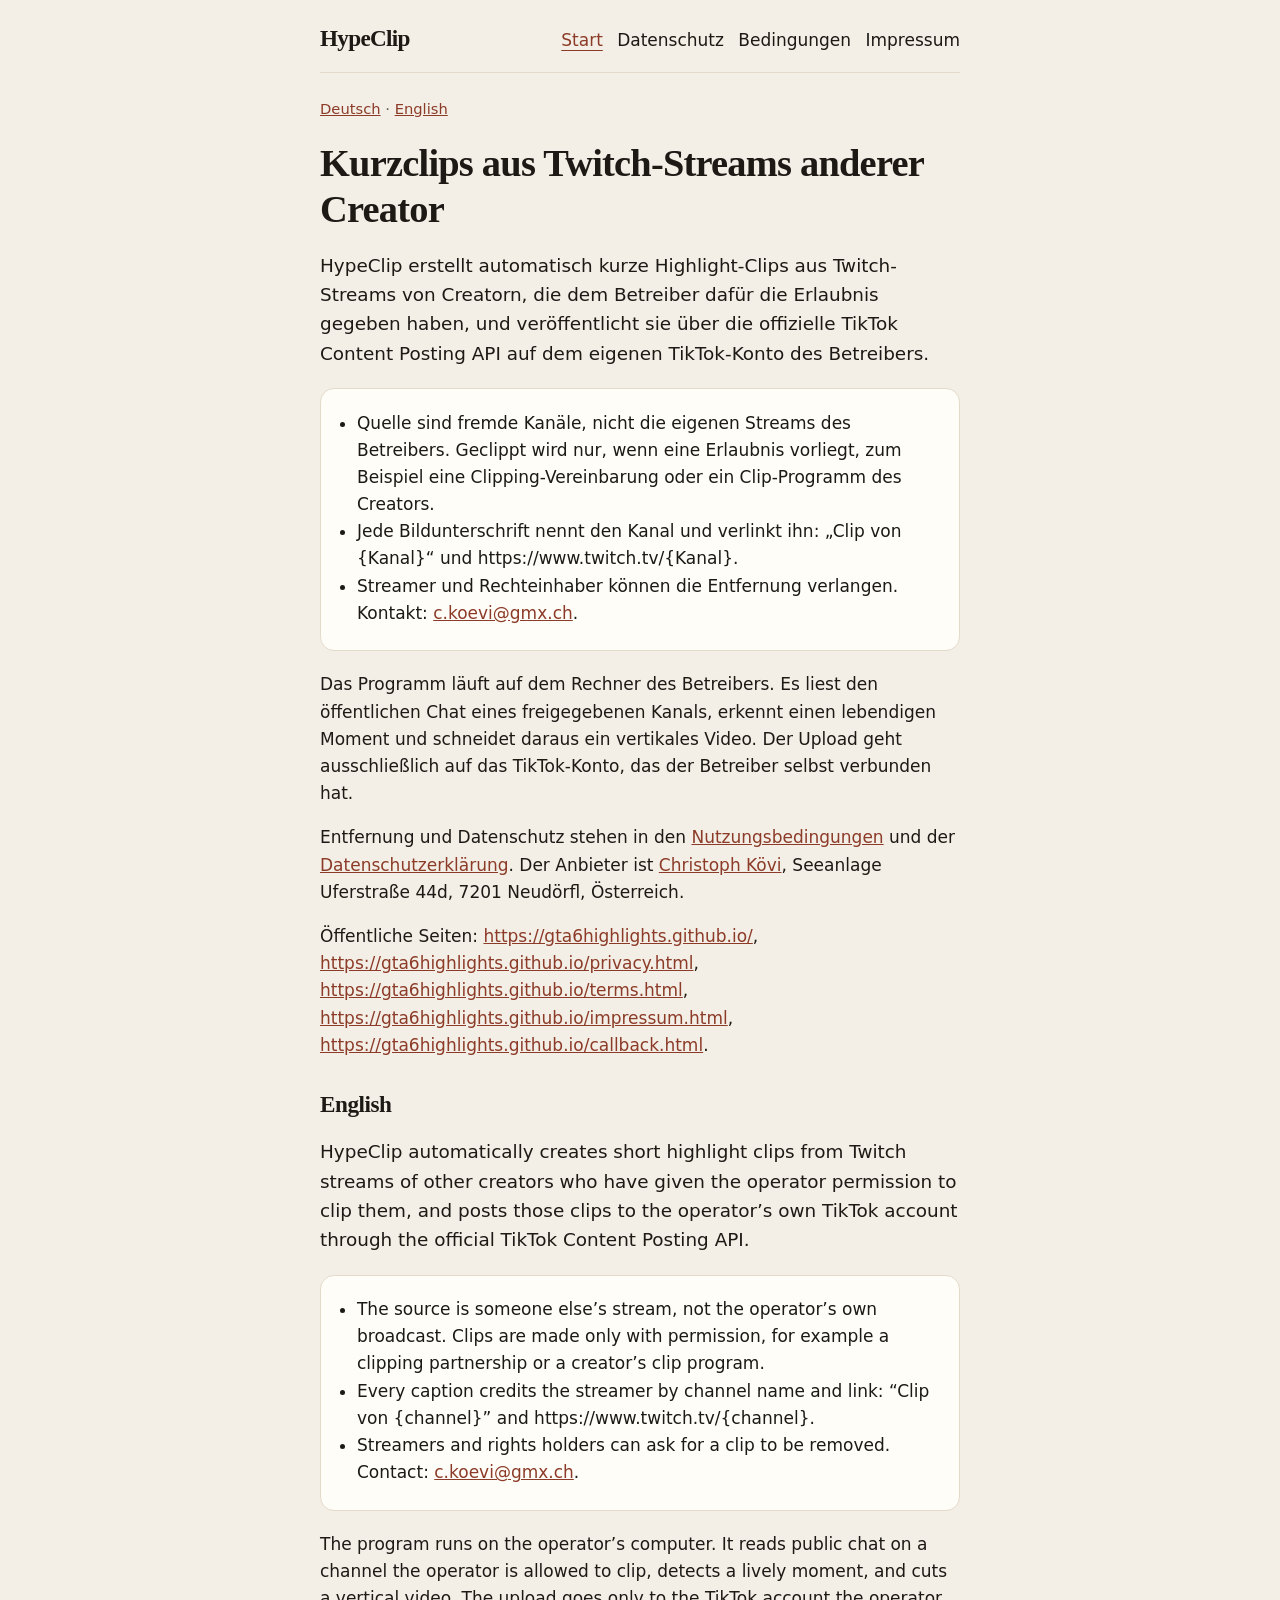
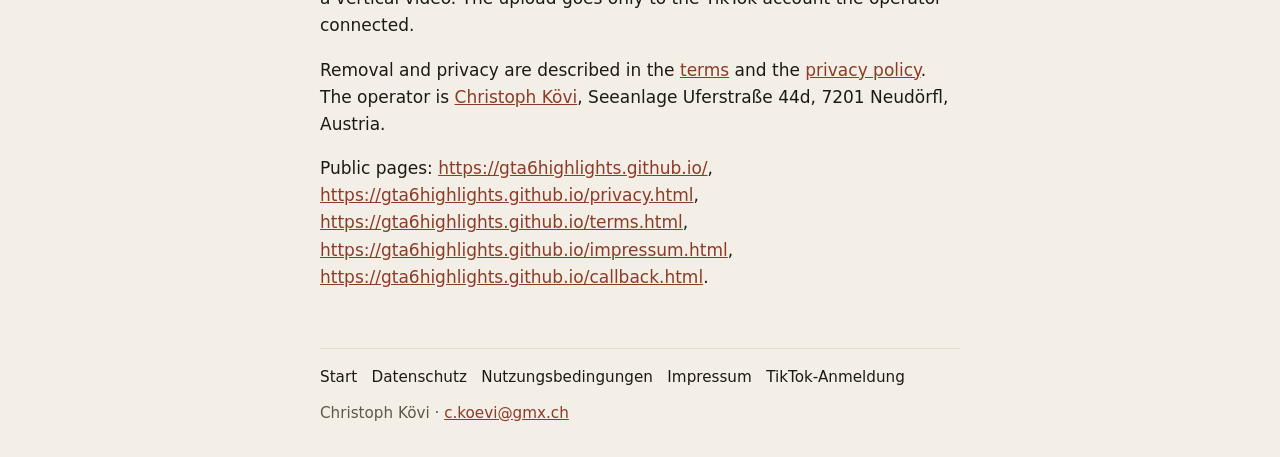
<file: index.html>
<!DOCTYPE html>
<html lang="de">
<head>
  <meta charset="utf-8">
  <meta name="viewport" content="width=device-width, initial-scale=1">
  <title>HypeClip</title>
  <meta name="description" content="HypeClip schneidet Highlight-Clips aus Twitch-Streams, deren Creator dem Betreiber das Clipping erlaubt haben, und postet sie auf das eigene TikTok-Konto.">
  <link rel="stylesheet" href="styles.css">
</head>
<body>
  <header class="site-header">
    <a class="wordmark" href="index.html">HypeClip</a>
    <nav class="nav" aria-label="Seiten">
      <a href="index.html" aria-current="page">Start</a>
      <a href="privacy.html">Datenschutz</a>
      <a href="terms.html">Bedingungen</a>
      <a href="impressum.html">Impressum</a>
    </nav>
  </header>
  <main>
    <p class="lang-jump"><a href="#de">Deutsch</a> · <a href="#en">English</a></p>

    <section id="de" lang="de">
      <h1>Kurzclips aus Twitch-Streams anderer Creator</h1>
      <p class="lede">HypeClip erstellt automatisch kurze Highlight-Clips aus Twitch-Streams von Creatorn, die dem Betreiber dafür die Erlaubnis gegeben haben, und veröffentlicht sie über die offizielle TikTok Content Posting API auf dem eigenen TikTok-Konto des Betreibers.</p>
      <div class="panel">
        <ul>
          <li>Quelle sind fremde Kanäle, nicht die eigenen Streams des Betreibers. Geclippt wird nur, wenn eine Erlaubnis vorliegt, zum Beispiel eine Clipping-Vereinbarung oder ein Clip-Programm des Creators.</li>
          <li>Jede Bildunterschrift nennt den Kanal und verlinkt ihn: „Clip von {Kanal}“ und <span lang="en">https://www.twitch.tv/{Kanal}</span>.</li>
          <li>Streamer und Rechteinhaber können die Entfernung verlangen. Kontakt: <a href="mailto:c.koevi@gmx.ch">c.koevi@gmx.ch</a>.</li>
        </ul>
      </div>
      <p>Das Programm läuft auf dem Rechner des Betreibers. Es liest den öffentlichen Chat eines freigegebenen Kanals, erkennt einen lebendigen Moment und schneidet daraus ein vertikales Video. Der Upload geht ausschließlich auf das TikTok-Konto, das der Betreiber selbst verbunden hat.</p>
      <p>Entfernung und Datenschutz stehen in den <a href="terms.html#takedown">Nutzungsbedingungen</a> und der <a href="privacy.html#takedown">Datenschutzerklärung</a>. Der Anbieter ist <a href="impressum.html">Christoph Kövi</a>, Seeanlage Uferstraße 44d, 7201 Neudörfl, Österreich.</p>
      <p>Öffentliche Seiten: <a href="index.html">https://gta6highlights.github.io/</a>, <a href="privacy.html">https://gta6highlights.github.io/privacy.html</a>, <a href="terms.html">https://gta6highlights.github.io/terms.html</a>, <a href="impressum.html">https://gta6highlights.github.io/impressum.html</a>, <a href="callback.html">https://gta6highlights.github.io/callback.html</a>.</p>
    </section>

    <section id="en" lang="en">
      <h2>English</h2>
      <p class="lede">HypeClip automatically creates short highlight clips from Twitch streams of other creators who have given the operator permission to clip them, and posts those clips to the operator’s own TikTok account through the official TikTok Content Posting API.</p>
      <div class="panel">
        <ul>
          <li>The source is someone else’s stream, not the operator’s own broadcast. Clips are made only with permission, for example a clipping partnership or a creator’s clip program.</li>
          <li>Every caption credits the streamer by channel name and link: “Clip von {channel}” and https://www.twitch.tv/{channel}.</li>
          <li>Streamers and rights holders can ask for a clip to be removed. Contact: <a href="mailto:c.koevi@gmx.ch">c.koevi@gmx.ch</a>.</li>
        </ul>
      </div>
      <p>The program runs on the operator’s computer. It reads public chat on a channel the operator is allowed to clip, detects a lively moment, and cuts a vertical video. The upload goes only to the TikTok account the operator connected.</p>
      <p>Removal and privacy are described in the <a href="terms.html#takedown-en">terms</a> and the <a href="privacy.html#takedown-en">privacy policy</a>. The operator is <a href="impressum.html">Christoph Kövi</a>, Seeanlage Uferstraße 44d, 7201 Neudörfl, Austria.</p>
      <p>Public pages: <a href="index.html">https://gta6highlights.github.io/</a>, <a href="privacy.html">https://gta6highlights.github.io/privacy.html</a>, <a href="terms.html">https://gta6highlights.github.io/terms.html</a>, <a href="impressum.html">https://gta6highlights.github.io/impressum.html</a>, <a href="callback.html">https://gta6highlights.github.io/callback.html</a>.</p>
    </section>
  </main>
  <footer class="site-footer">
    <nav aria-label="Fußzeile">
      <a href="index.html">Start</a>
      <a href="privacy.html">Datenschutz</a>
      <a href="terms.html">Nutzungsbedingungen</a>
      <a href="impressum.html">Impressum</a>
      <a href="callback.html">TikTok-Anmeldung</a>
    </nav>
    <p>Christoph Kövi · <a href="mailto:c.koevi@gmx.ch">c.koevi@gmx.ch</a></p>
  </footer>
</body>
</html>
</file>
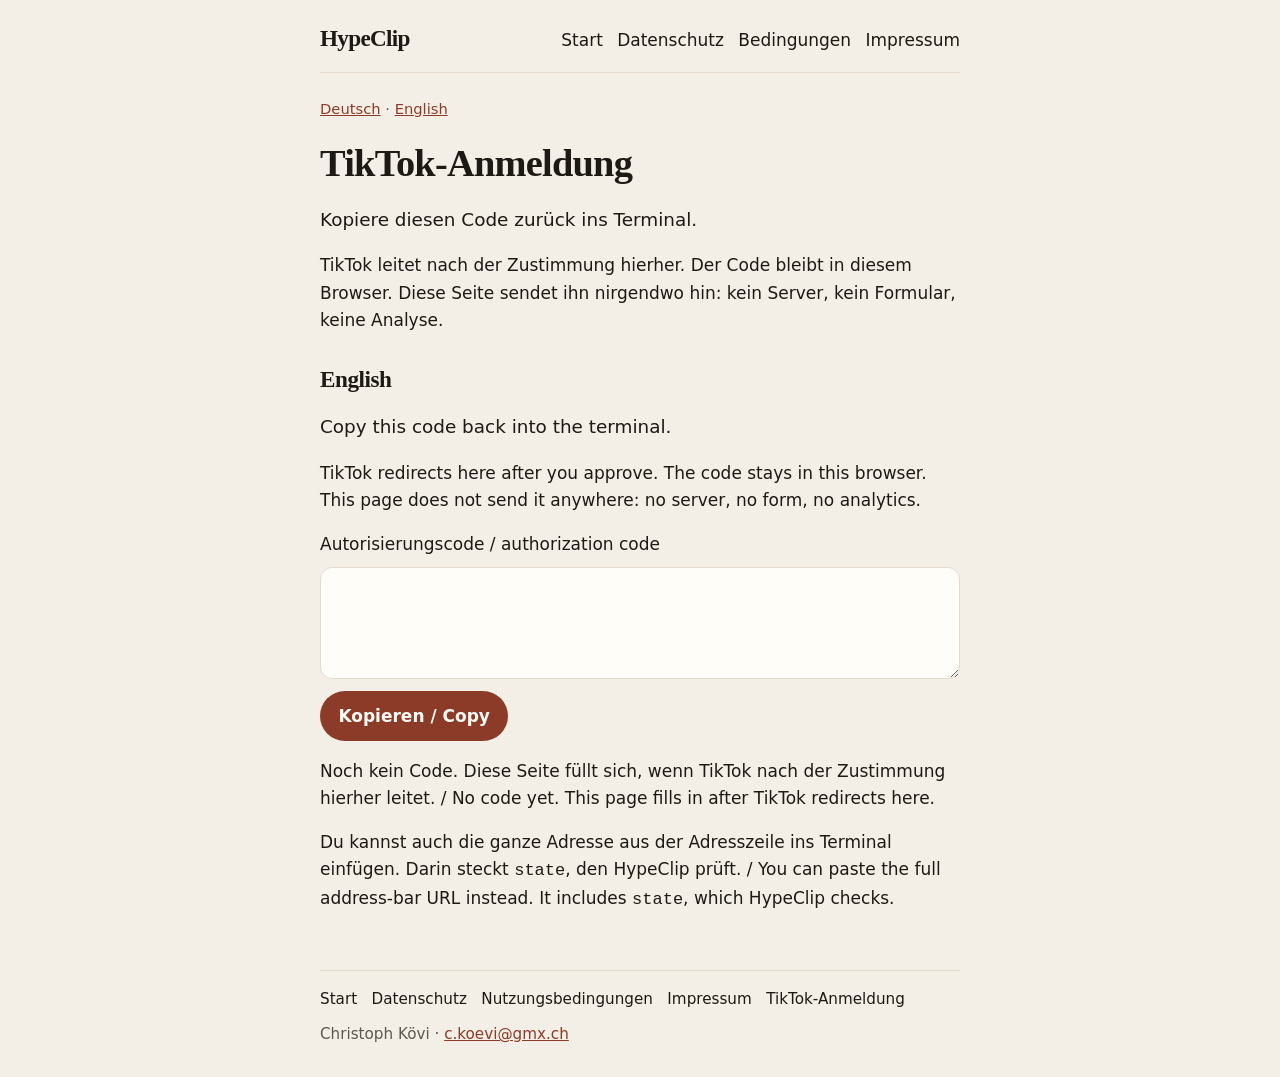
<file: callback.html>
<!DOCTYPE html>
<html lang="de">
<head>
  <meta charset="utf-8">
  <meta name="viewport" content="width=device-width, initial-scale=1">
  <title>TikTok-Anmeldung – HypeClip</title>
  <meta name="description" content="Zeigt den TikTok-Autorisierungscode nur in diesem Browser. Es wird nichts weitergesendet.">
  <link rel="stylesheet" href="styles.css">
</head>
<body>
  <header class="site-header">
    <a class="wordmark" href="index.html">HypeClip</a>
    <nav class="nav" aria-label="Seiten">
      <a href="index.html">Start</a>
      <a href="privacy.html">Datenschutz</a>
      <a href="terms.html">Bedingungen</a>
      <a href="impressum.html">Impressum</a>
    </nav>
  </header>
  <main>
    <p class="lang-jump"><a href="#de">Deutsch</a> · <a href="#en">English</a></p>

    <section id="de" lang="de">
      <h1>TikTok-Anmeldung</h1>
      <p class="lede">Kopiere diesen Code zurück ins Terminal.</p>
      <p>TikTok leitet nach der Zustimmung hierher. Der Code bleibt in diesem Browser. Diese Seite sendet ihn nirgendwo hin: kein Server, kein Formular, keine Analyse.</p>
    </section>
    <section id="en" lang="en">
      <h2>English</h2>
      <p class="lede">Copy this code back into the terminal.</p>
      <p>TikTok redirects here after you approve. The code stays in this browser. This page does not send it anywhere: no server, no form, no analytics.</p>
    </section>

    <label for="code">Autorisierungscode / authorization code</label>
    <textarea id="code" class="code-box" readonly spellcheck="false" aria-describedby="hint"></textarea>
    <button type="button" class="copy-button" id="copy">Kopieren / Copy</button>
    <p id="status" role="status"></p>
    <p id="hint">Du kannst auch die ganze Adresse aus der Adresszeile ins Terminal einfügen. Darin steckt <code>state</code>, den HypeClip prüft. / You can paste the full address-bar URL instead. It includes <code>state</code>, which HypeClip checks.</p>
    <noscript>
      <p>Ohne JavaScript den Code aus der Adresszeile kopieren: der Wert hinter <code>code=</code>. / Without JavaScript, copy the value after <code>code=</code> from the address bar.</p>
    </noscript>
  </main>
  <footer class="site-footer">
    <nav aria-label="Fußzeile">
      <a href="index.html">Start</a>
      <a href="privacy.html">Datenschutz</a>
      <a href="terms.html">Nutzungsbedingungen</a>
      <a href="impressum.html">Impressum</a>
      <a href="callback.html">TikTok-Anmeldung</a>
    </nav>
    <p>Christoph Kövi · <a href="mailto:c.koevi@gmx.ch">c.koevi@gmx.ch</a></p>
  </footer>
  <script>
    (function () {
      var params = new URLSearchParams(window.location.search);
      var code = params.get("code") || "";
      var error = params.get("error");
      var box = document.getElementById("code");
      var status = document.getElementById("status");
      var button = document.getElementById("copy");

      function show(message) {
        status.textContent = message;
      }

      if (error) {
        box.value = "";
        show("TikTok hat einen Fehler gemeldet: " + error + " / TikTok returned an error: " + error);
        button.disabled = true;
        return;
      }
      if (!code) {
        box.value = "";
        show("Noch kein Code. Diese Seite füllt sich, wenn TikTok nach der Zustimmung hierher leitet. / No code yet. This page fills in after TikTok redirects here.");
        button.disabled = true;
        return;
      }
      box.value = code;
      button.addEventListener("click", function () {
        var copied = function () {
          show("Kopiert. / Copied.");
        };
        var manual = function () {
          box.focus();
          box.select();
          show("Bitte den Code manuell kopieren. / Select the code and copy it manually.");
        };
        if (navigator.clipboard && navigator.clipboard.writeText) {
          navigator.clipboard.writeText(code).then(copied).catch(manual);
        } else {
          manual();
        }
      });
    })();
  </script>
</body>
</html>
</file>
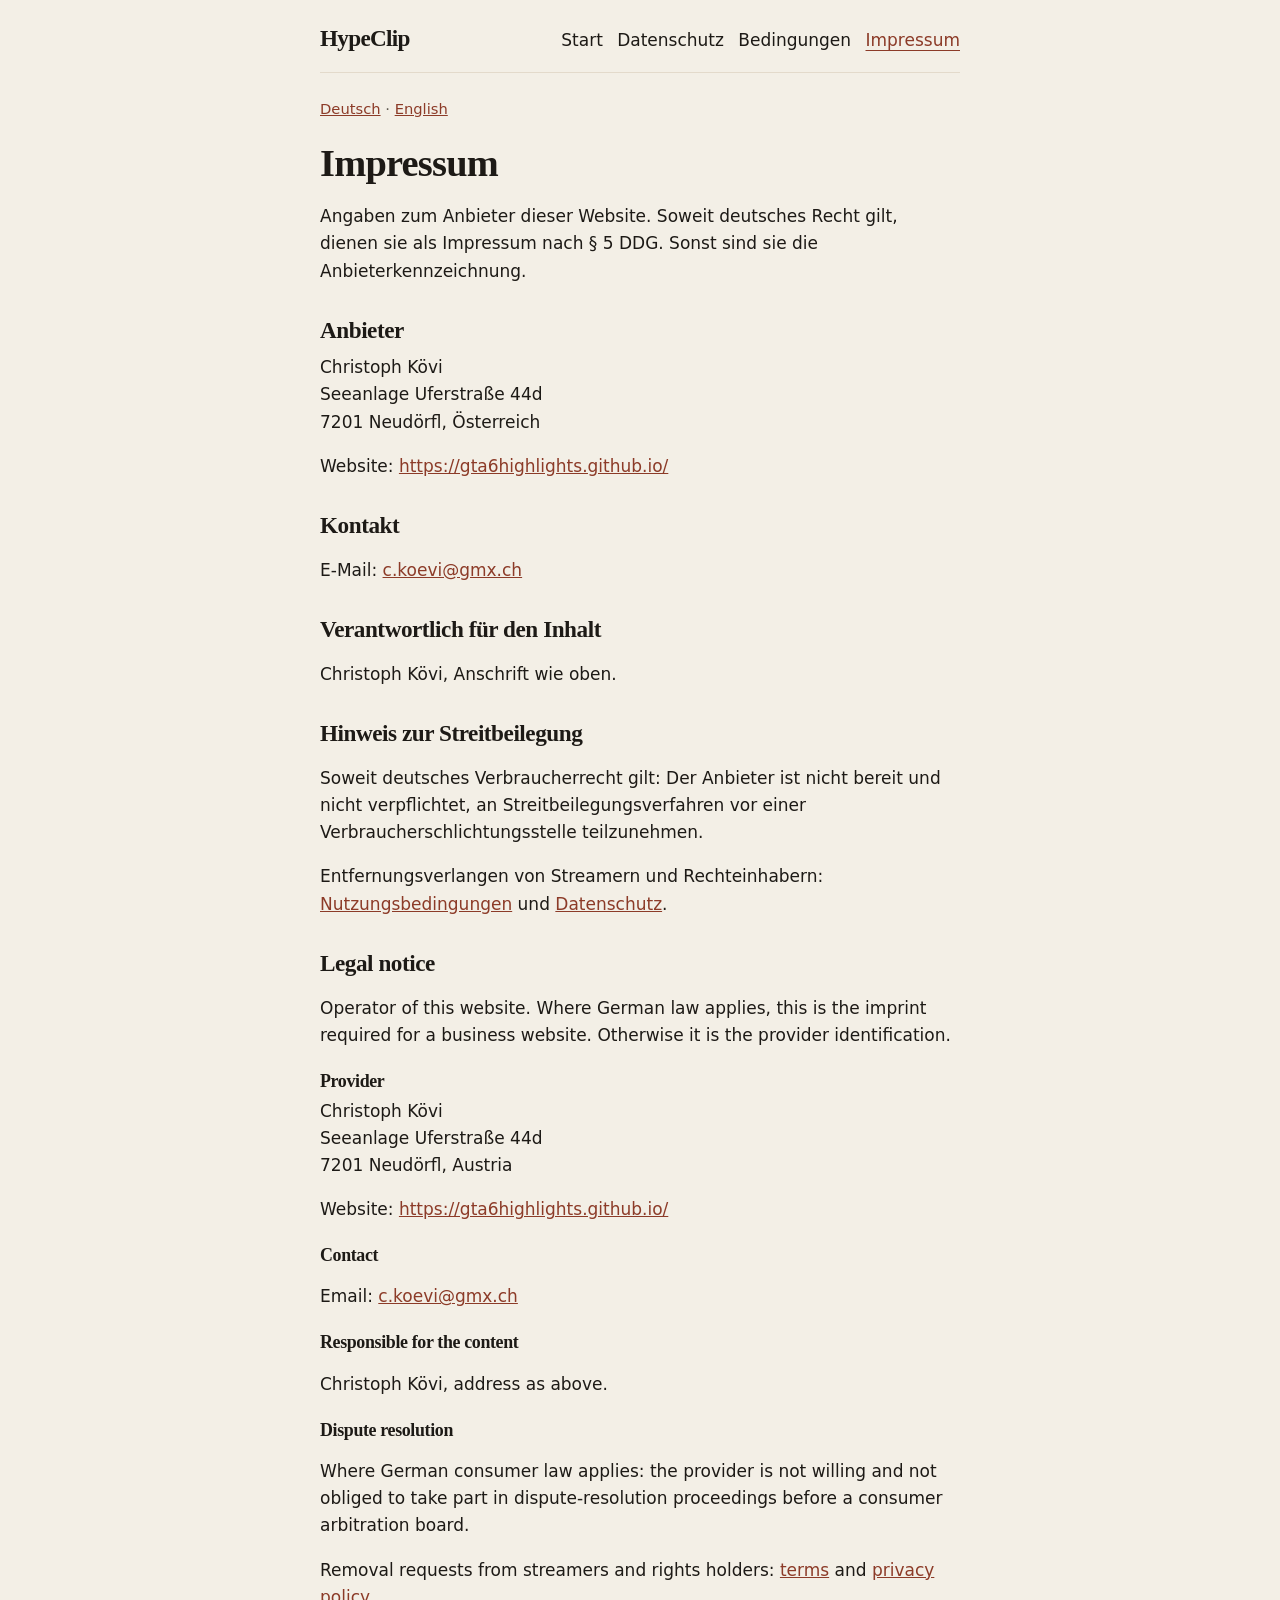
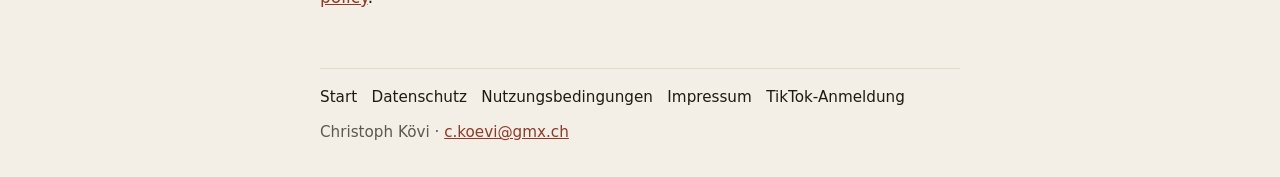
<file: impressum.html>
<!DOCTYPE html>
<html lang="de">
<head>
  <meta charset="utf-8">
  <meta name="viewport" content="width=device-width, initial-scale=1">
  <title>Impressum – HypeClip</title>
  <meta name="description" content="Impressum und Anbieterkennzeichnung für HypeClip, Christoph Kövi.">
  <link rel="stylesheet" href="styles.css">
</head>
<body>
  <header class="site-header">
    <a class="wordmark" href="index.html">HypeClip</a>
    <nav class="nav" aria-label="Seiten">
      <a href="index.html">Start</a>
      <a href="privacy.html">Datenschutz</a>
      <a href="terms.html">Bedingungen</a>
      <a href="impressum.html" aria-current="page">Impressum</a>
    </nav>
  </header>
  <main>
    <p class="lang-jump"><a href="#de">Deutsch</a> · <a href="#en">English</a></p>

    <section id="de" lang="de">
      <h1>Impressum</h1>
      <p>Angaben zum Anbieter dieser Website. Soweit deutsches Recht gilt, dienen sie als Impressum nach § 5 DDG. Sonst sind sie die Anbieterkennzeichnung.</p>
      <h2>Anbieter</h2>
      <address>Christoph Kövi
Seeanlage Uferstraße 44d
7201 Neudörfl, Österreich</address>
      <p>Website: <a href="index.html">https://gta6highlights.github.io/</a></p>
      <h2>Kontakt</h2>
      <p>E-Mail: <a href="mailto:c.koevi@gmx.ch">c.koevi@gmx.ch</a></p>
      <h2>Verantwortlich für den Inhalt</h2>
      <p>Christoph Kövi, Anschrift wie oben.</p>
      <h2>Hinweis zur Streitbeilegung</h2>
      <p>Soweit deutsches Verbraucherrecht gilt: Der Anbieter ist nicht bereit und nicht verpflichtet, an Streitbeilegungsverfahren vor einer Verbraucherschlichtungsstelle teilzunehmen.</p>
      <p>Entfernungsverlangen von Streamern und Rechteinhabern: <a href="terms.html#takedown">Nutzungsbedingungen</a> und <a href="privacy.html#takedown">Datenschutz</a>.</p>
    </section>

    <section id="en" lang="en">
      <h2>Legal notice</h2>
      <p>Operator of this website. Where German law applies, this is the imprint required for a business website. Otherwise it is the provider identification.</p>
      <h3>Provider</h3>
      <address>Christoph Kövi
Seeanlage Uferstraße 44d
7201 Neudörfl, Austria</address>
      <p>Website: <a href="index.html">https://gta6highlights.github.io/</a></p>
      <h3>Contact</h3>
      <p>Email: <a href="mailto:c.koevi@gmx.ch">c.koevi@gmx.ch</a></p>
      <h3>Responsible for the content</h3>
      <p>Christoph Kövi, address as above.</p>
      <h3>Dispute resolution</h3>
      <p>Where German consumer law applies: the provider is not willing and not obliged to take part in dispute-resolution proceedings before a consumer arbitration board.</p>
      <p>Removal requests from streamers and rights holders: <a href="terms.html#takedown">terms</a> and <a href="privacy.html#takedown">privacy policy</a>.</p>
    </section>
  </main>
  <footer class="site-footer">
    <nav aria-label="Fußzeile">
      <a href="index.html">Start</a>
      <a href="privacy.html">Datenschutz</a>
      <a href="terms.html">Nutzungsbedingungen</a>
      <a href="impressum.html">Impressum</a>
      <a href="callback.html">TikTok-Anmeldung</a>
    </nav>
    <p>Christoph Kövi · <a href="mailto:c.koevi@gmx.ch">c.koevi@gmx.ch</a></p>
  </footer>
</body>
</html>
</file>
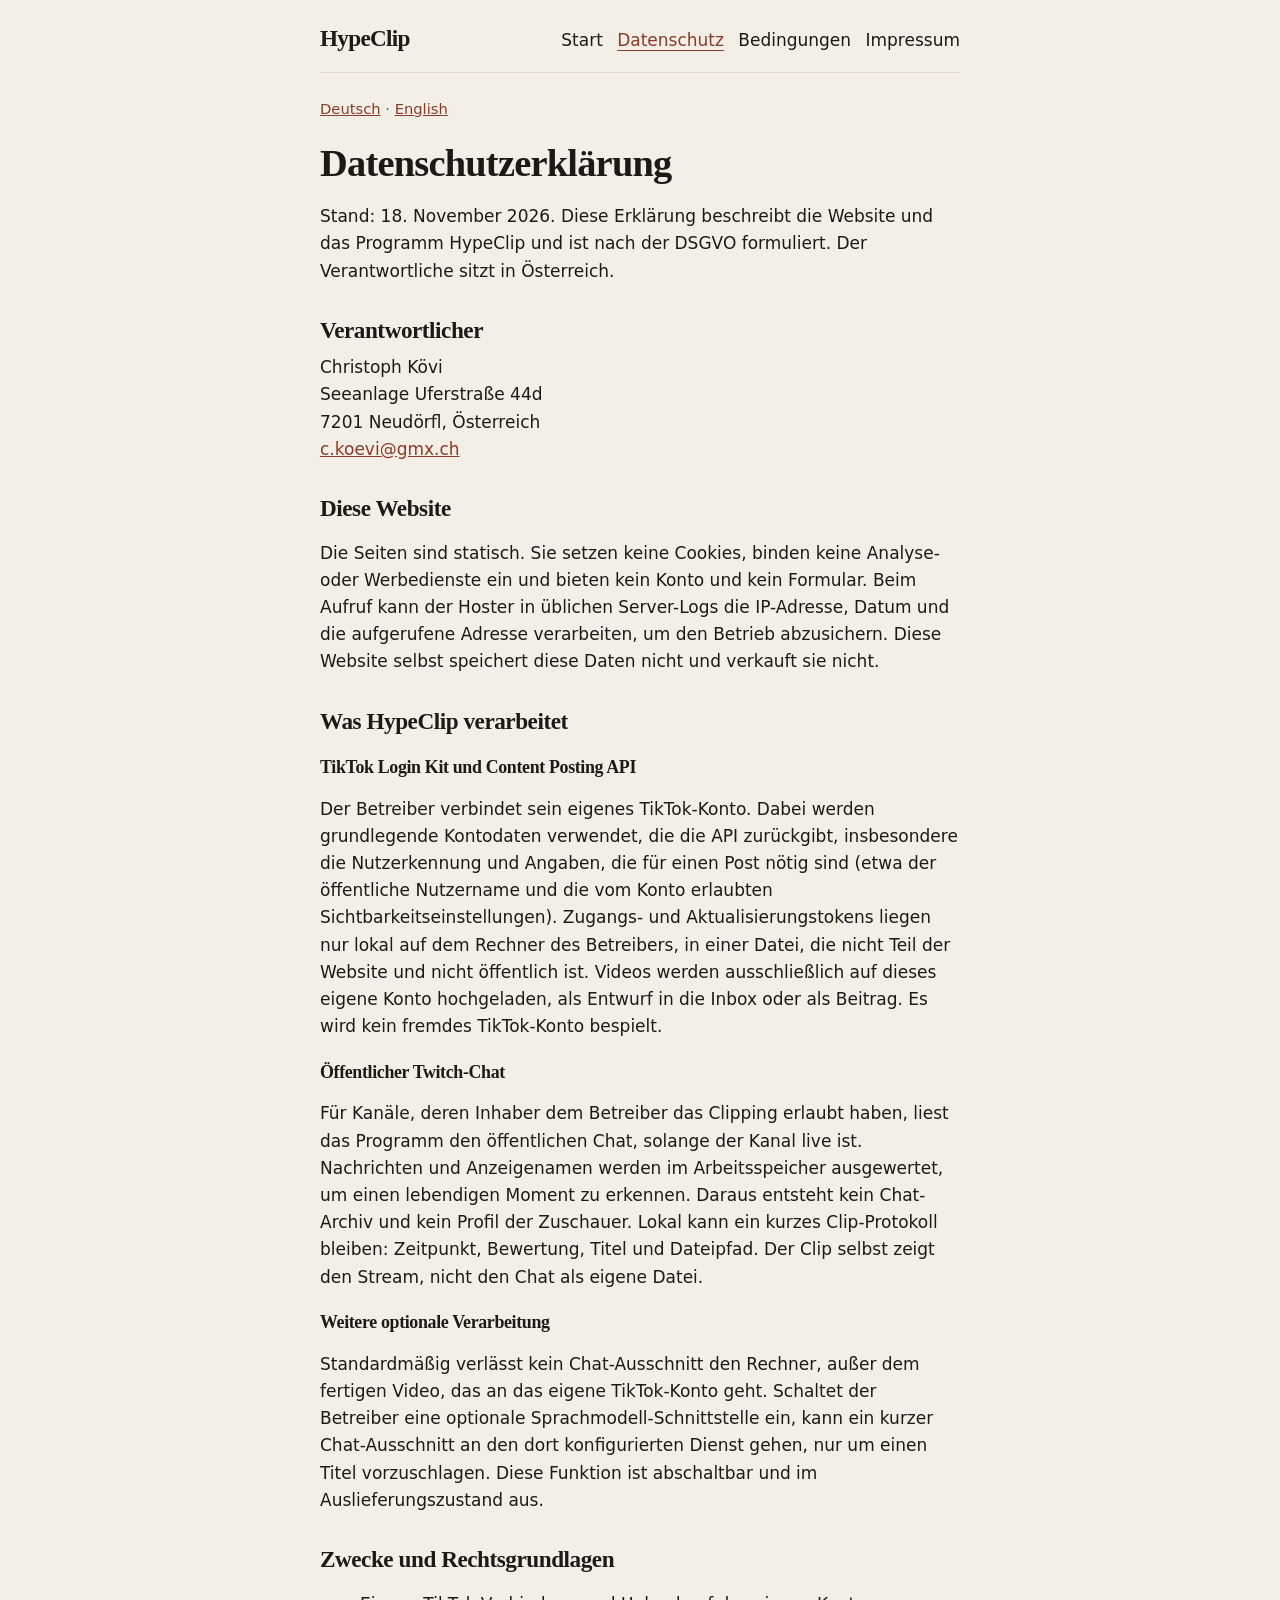
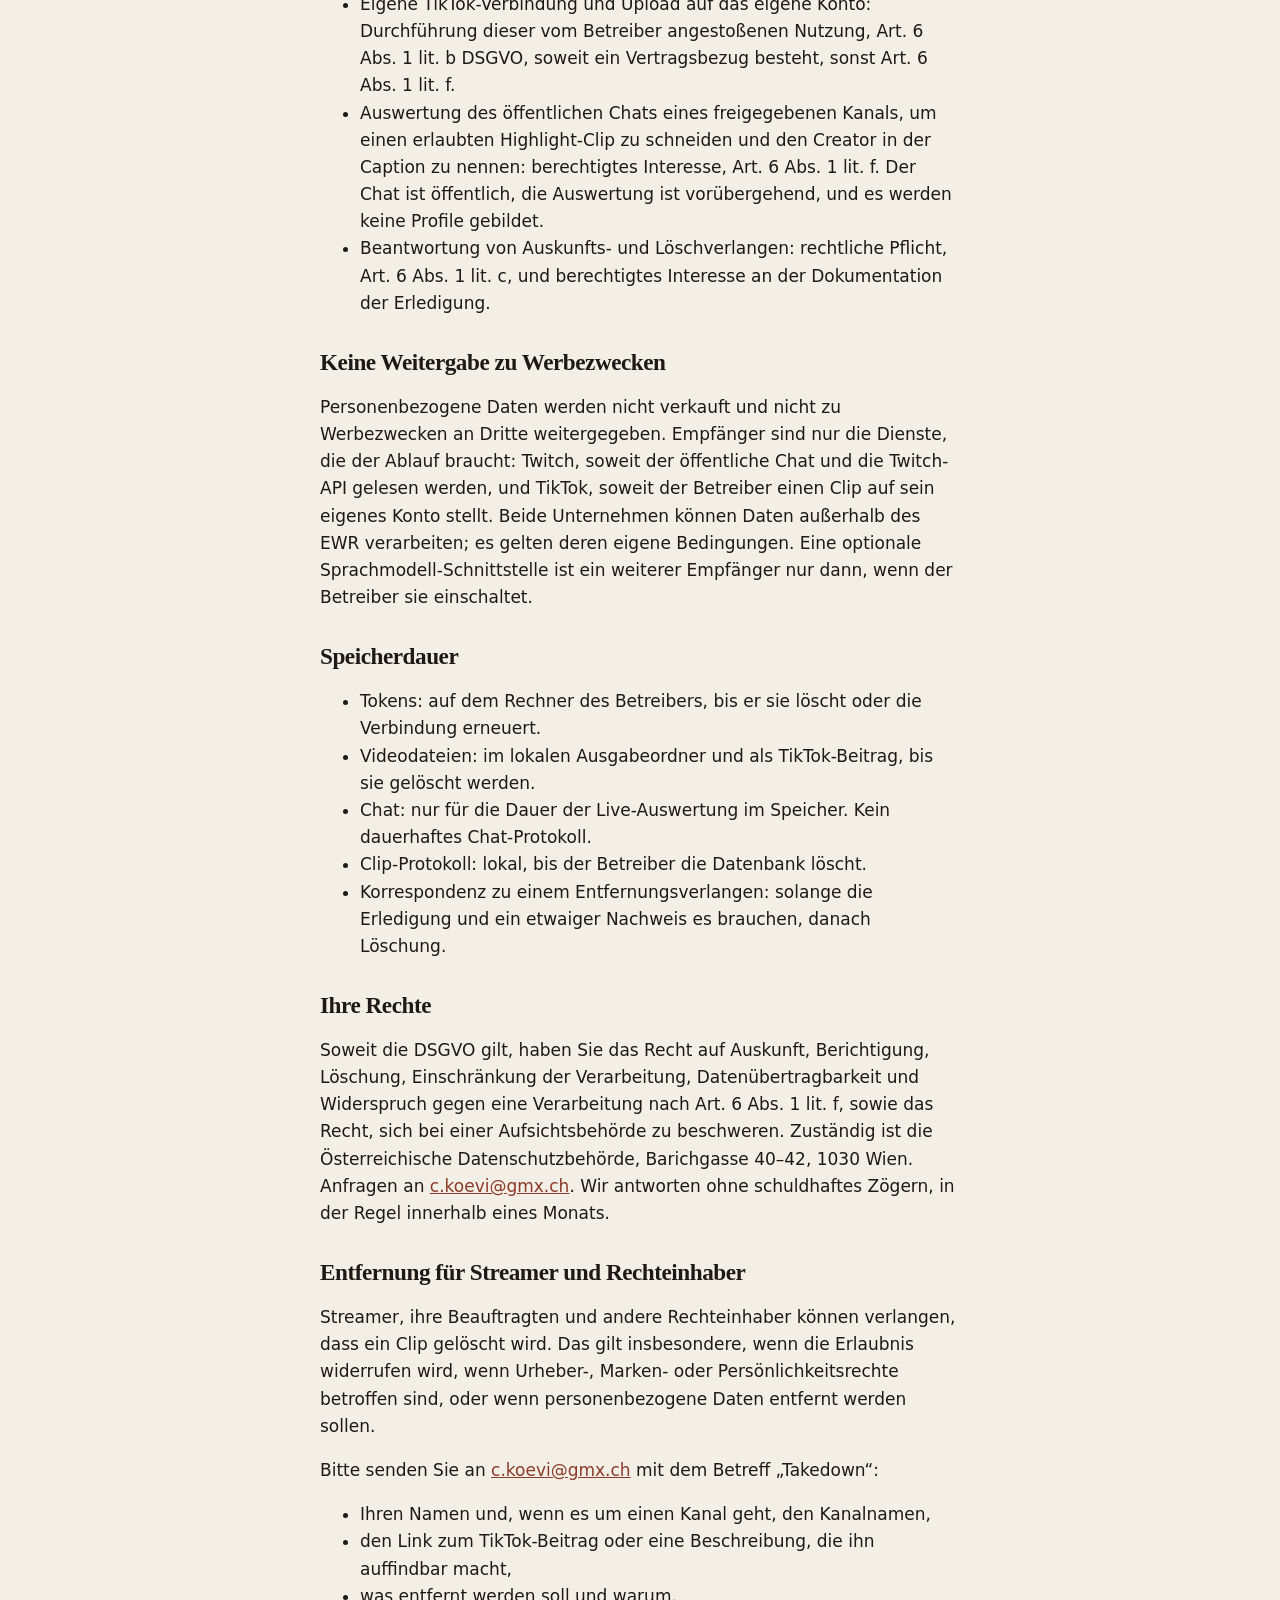
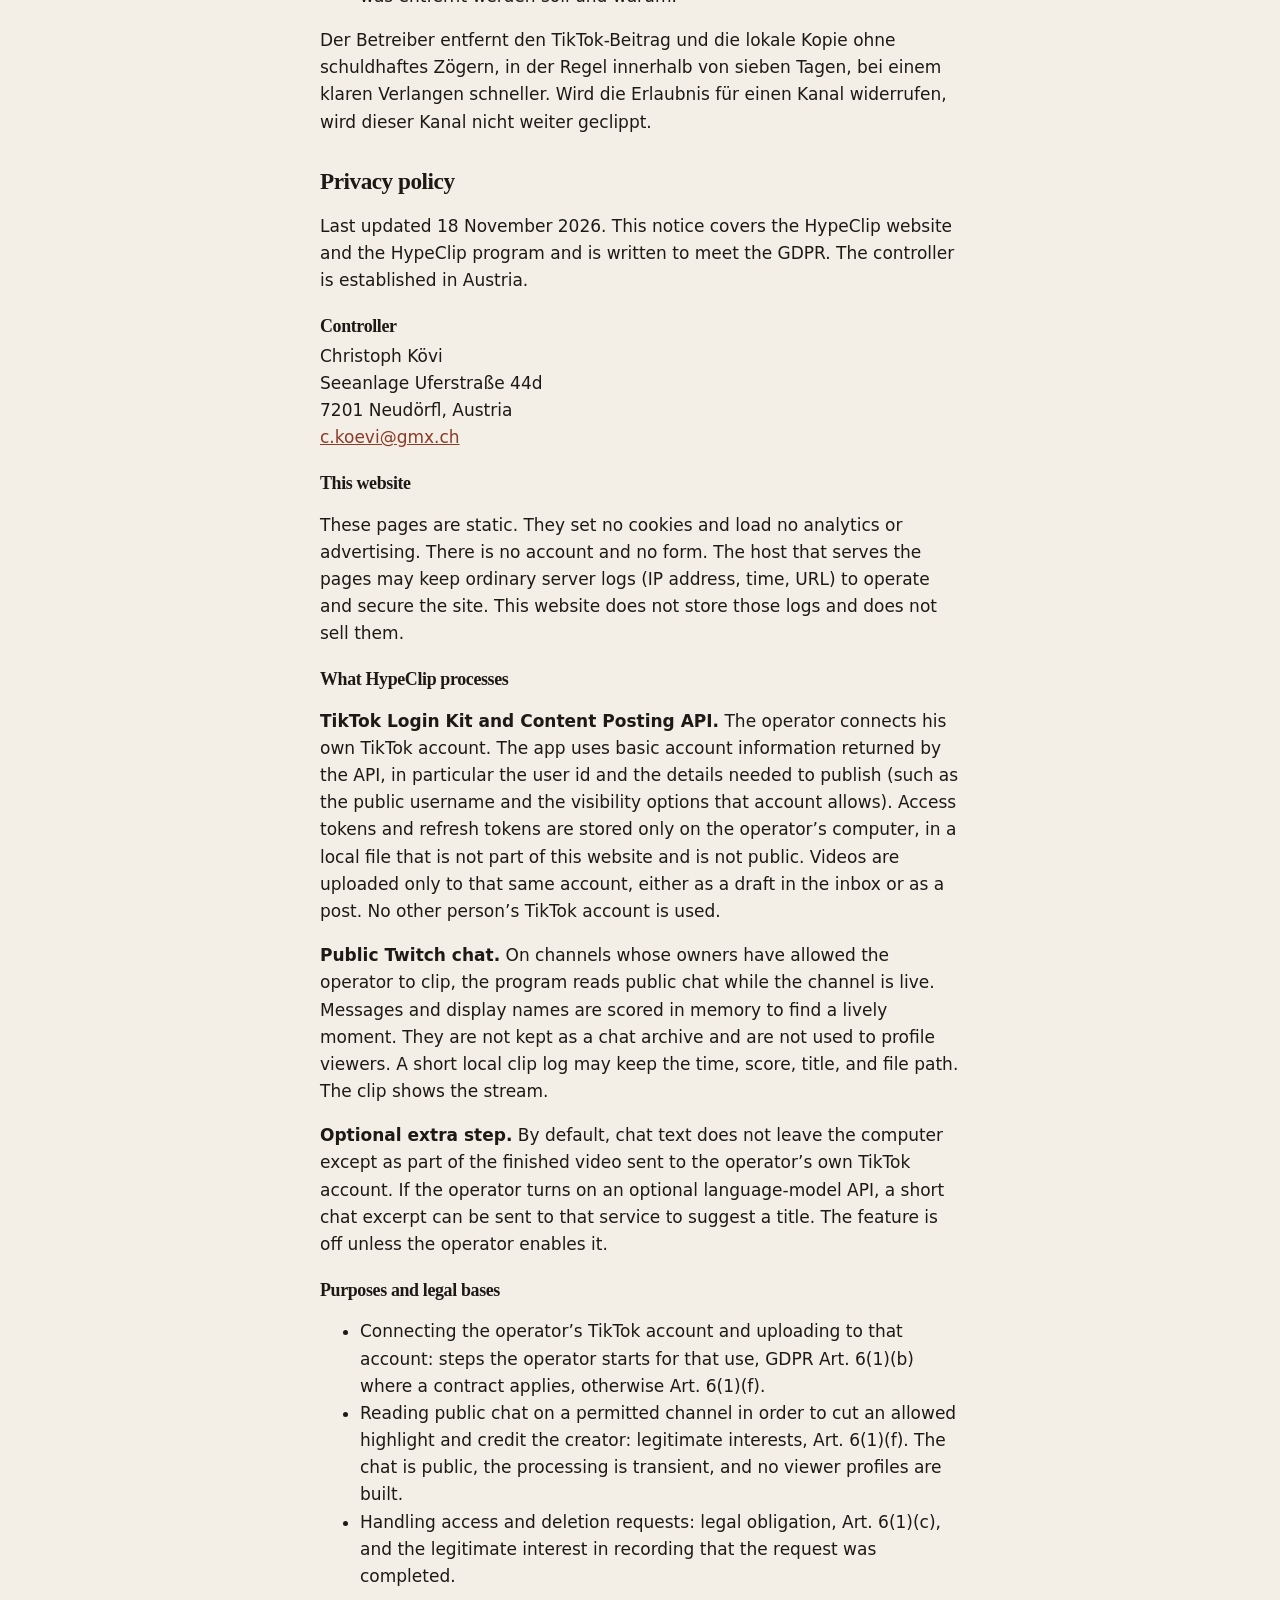
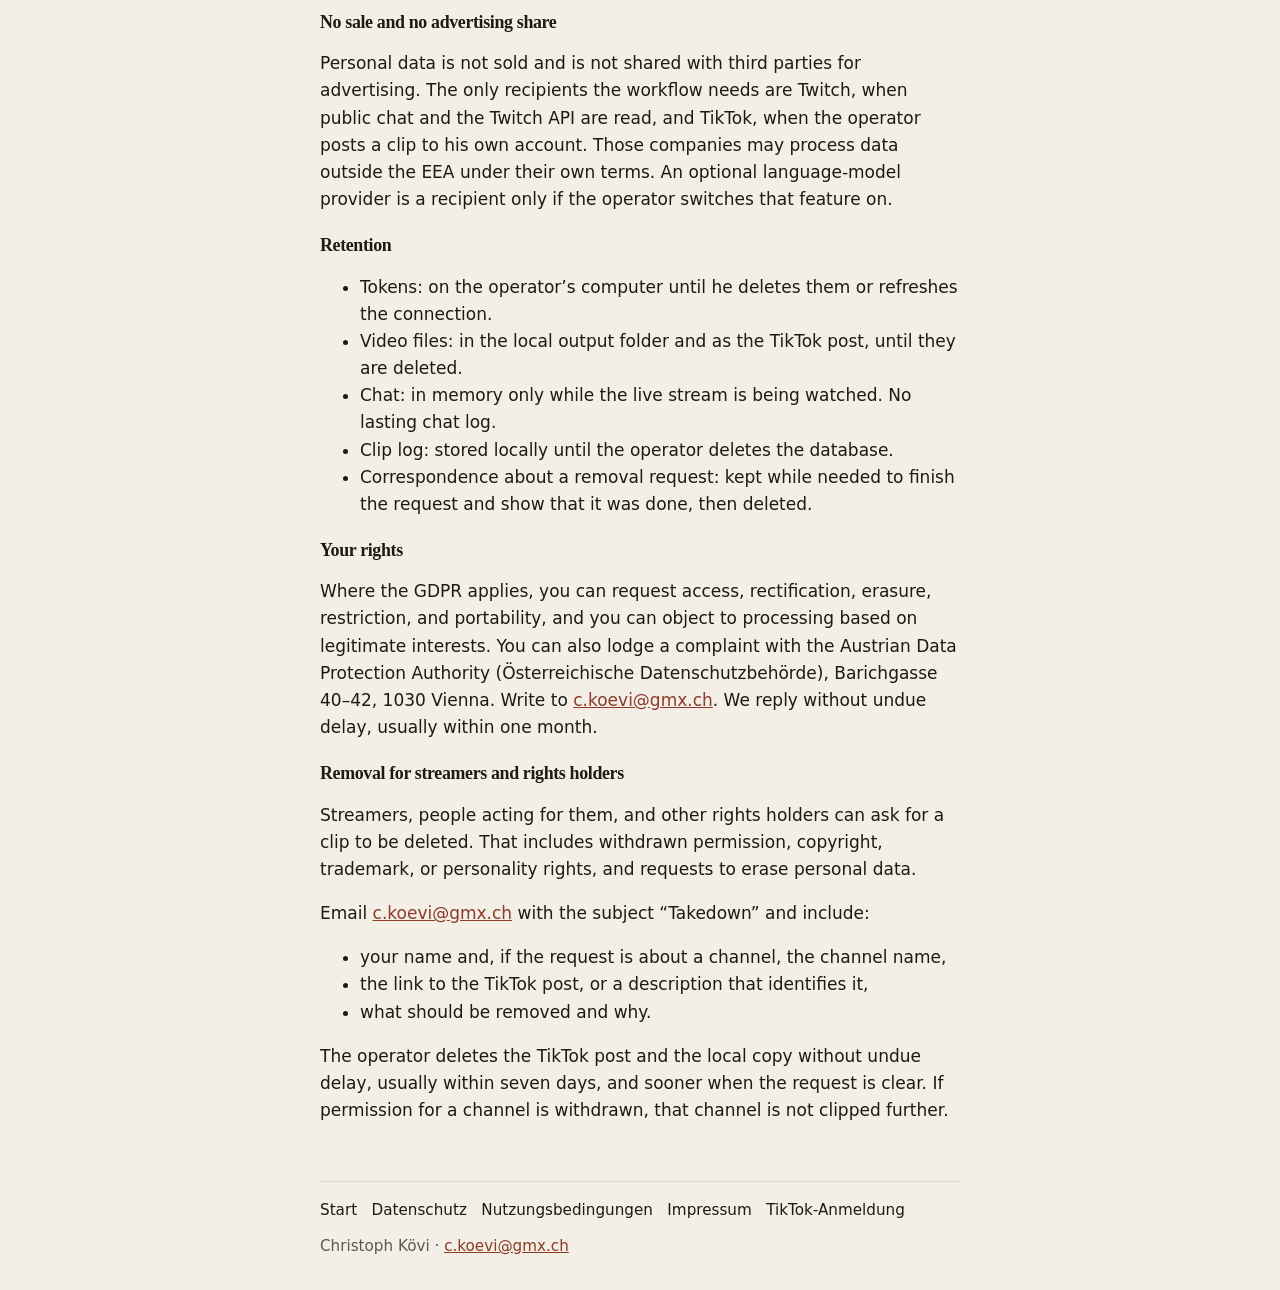
<file: privacy.html>
<!DOCTYPE html>
<html lang="de">
<head>
  <meta charset="utf-8">
  <meta name="viewport" content="width=device-width, initial-scale=1">
  <title>Datenschutz – HypeClip</title>
  <meta name="description" content="Datenschutzerklärung für HypeClip: TikTok-Login, lokale Tokens, eigene Uploads, vorübergehender Twitch-Chat, keine Cookies.">
  <link rel="stylesheet" href="styles.css">
</head>
<body>
  <header class="site-header">
    <a class="wordmark" href="index.html">HypeClip</a>
    <nav class="nav" aria-label="Seiten">
      <a href="index.html">Start</a>
      <a href="privacy.html" aria-current="page">Datenschutz</a>
      <a href="terms.html">Bedingungen</a>
      <a href="impressum.html">Impressum</a>
    </nav>
  </header>
  <main>
    <p class="lang-jump"><a href="#de">Deutsch</a> · <a href="#en">English</a></p>

    <section id="de" lang="de">
      <h1>Datenschutzerklärung</h1>
      <p>Stand: 18. November 2026. Diese Erklärung beschreibt die Website und das Programm HypeClip und ist nach der DSGVO formuliert. Der Verantwortliche sitzt in Österreich.</p>

      <h2>Verantwortlicher</h2>
      <address>Christoph Kövi
Seeanlage Uferstraße 44d
7201 Neudörfl, Österreich
<a href="mailto:c.koevi@gmx.ch">c.koevi@gmx.ch</a></address>

      <h2>Diese Website</h2>
      <p>Die Seiten sind statisch. Sie setzen keine Cookies, binden keine Analyse- oder Werbedienste ein und bieten kein Konto und kein Formular. Beim Aufruf kann der Hoster in üblichen Server-Logs die IP-Adresse, Datum und die aufgerufene Adresse verarbeiten, um den Betrieb abzusichern. Diese Website selbst speichert diese Daten nicht und verkauft sie nicht.</p>

      <h2>Was HypeClip verarbeitet</h2>
      <h3>TikTok Login Kit und Content Posting API</h3>
      <p>Der Betreiber verbindet sein eigenes TikTok-Konto. Dabei werden grundlegende Kontodaten verwendet, die die API zurückgibt, insbesondere die Nutzerkennung und Angaben, die für einen Post nötig sind (etwa der öffentliche Nutzername und die vom Konto erlaubten Sichtbarkeitseinstellungen). Zugangs- und Aktualisierungstokens liegen nur lokal auf dem Rechner des Betreibers, in einer Datei, die nicht Teil der Website und nicht öffentlich ist. Videos werden ausschließlich auf dieses eigene Konto hochgeladen, als Entwurf in die Inbox oder als Beitrag. Es wird kein fremdes TikTok-Konto bespielt.</p>
      <h3>Öffentlicher Twitch-Chat</h3>
      <p>Für Kanäle, deren Inhaber dem Betreiber das Clipping erlaubt haben, liest das Programm den öffentlichen Chat, solange der Kanal live ist. Nachrichten und Anzeigenamen werden im Arbeitsspeicher ausgewertet, um einen lebendigen Moment zu erkennen. Daraus entsteht kein Chat-Archiv und kein Profil der Zuschauer. Lokal kann ein kurzes Clip-Protokoll bleiben: Zeitpunkt, Bewertung, Titel und Dateipfad. Der Clip selbst zeigt den Stream, nicht den Chat als eigene Datei.</p>
      <h3>Weitere optionale Verarbeitung</h3>
      <p>Standardmäßig verlässt kein Chat-Ausschnitt den Rechner, außer dem fertigen Video, das an das eigene TikTok-Konto geht. Schaltet der Betreiber eine optionale Sprachmodell-Schnittstelle ein, kann ein kurzer Chat-Ausschnitt an den dort konfigurierten Dienst gehen, nur um einen Titel vorzuschlagen. Diese Funktion ist abschaltbar und im Auslieferungszustand aus.</p>

      <h2>Zwecke und Rechtsgrundlagen</h2>
      <ul>
        <li>Eigene TikTok-Verbindung und Upload auf das eigene Konto: Durchführung dieser vom Betreiber angestoßenen Nutzung, Art. 6 Abs. 1 lit. b DSGVO, soweit ein Vertragsbezug besteht, sonst Art. 6 Abs. 1 lit. f.</li>
        <li>Auswertung des öffentlichen Chats eines freigegebenen Kanals, um einen erlaubten Highlight-Clip zu schneiden und den Creator in der Caption zu nennen: berechtigtes Interesse, Art. 6 Abs. 1 lit. f. Der Chat ist öffentlich, die Auswertung ist vorübergehend, und es werden keine Profile gebildet.</li>
        <li>Beantwortung von Auskunfts- und Löschverlangen: rechtliche Pflicht, Art. 6 Abs. 1 lit. c, und berechtigtes Interesse an der Dokumentation der Erledigung.</li>
      </ul>

      <h2>Keine Weitergabe zu Werbezwecken</h2>
      <p>Personenbezogene Daten werden nicht verkauft und nicht zu Werbezwecken an Dritte weitergegeben. Empfänger sind nur die Dienste, die der Ablauf braucht: Twitch, soweit der öffentliche Chat und die Twitch-API gelesen werden, und TikTok, soweit der Betreiber einen Clip auf sein eigenes Konto stellt. Beide Unternehmen können Daten außerhalb des EWR verarbeiten; es gelten deren eigene Bedingungen. Eine optionale Sprachmodell-Schnittstelle ist ein weiterer Empfänger nur dann, wenn der Betreiber sie einschaltet.</p>

      <h2>Speicherdauer</h2>
      <ul>
        <li>Tokens: auf dem Rechner des Betreibers, bis er sie löscht oder die Verbindung erneuert.</li>
        <li>Videodateien: im lokalen Ausgabeordner und als TikTok-Beitrag, bis sie gelöscht werden.</li>
        <li>Chat: nur für die Dauer der Live-Auswertung im Speicher. Kein dauerhaftes Chat-Protokoll.</li>
        <li>Clip-Protokoll: lokal, bis der Betreiber die Datenbank löscht.</li>
        <li>Korrespondenz zu einem Entfernungsverlangen: solange die Erledigung und ein etwaiger Nachweis es brauchen, danach Löschung.</li>
      </ul>

      <h2>Ihre Rechte</h2>
      <p>Soweit die DSGVO gilt, haben Sie das Recht auf Auskunft, Berichtigung, Löschung, Einschränkung der Verarbeitung, Datenübertragbarkeit und Widerspruch gegen eine Verarbeitung nach Art. 6 Abs. 1 lit. f, sowie das Recht, sich bei einer Aufsichtsbehörde zu beschweren. Zuständig ist die Österreichische Datenschutzbehörde, Barichgasse 40–42, 1030 Wien. Anfragen an <a href="mailto:c.koevi@gmx.ch">c.koevi@gmx.ch</a>. Wir antworten ohne schuldhaftes Zögern, in der Regel innerhalb eines Monats.</p>

      <h2 id="takedown">Entfernung für Streamer und Rechteinhaber</h2>
      <p>Streamer, ihre Beauftragten und andere Rechteinhaber können verlangen, dass ein Clip gelöscht wird. Das gilt insbesondere, wenn die Erlaubnis widerrufen wird, wenn Urheber-, Marken- oder Persönlichkeitsrechte betroffen sind, oder wenn personenbezogene Daten entfernt werden sollen.</p>
      <p>Bitte senden Sie an <a href="mailto:c.koevi@gmx.ch">c.koevi@gmx.ch</a> mit dem Betreff „Takedown“:</p>
      <ul>
        <li>Ihren Namen und, wenn es um einen Kanal geht, den Kanalnamen,</li>
        <li>den Link zum TikTok-Beitrag oder eine Beschreibung, die ihn auffindbar macht,</li>
        <li>was entfernt werden soll und warum.</li>
      </ul>
      <p>Der Betreiber entfernt den TikTok-Beitrag und die lokale Kopie ohne schuldhaftes Zögern, in der Regel innerhalb von sieben Tagen, bei einem klaren Verlangen schneller. Wird die Erlaubnis für einen Kanal widerrufen, wird dieser Kanal nicht weiter geclippt.</p>
    </section>

    <section id="en" lang="en">
      <h2>Privacy policy</h2>
      <p>Last updated 18 November 2026. This notice covers the HypeClip website and the HypeClip program and is written to meet the GDPR. The controller is established in Austria.</p>

      <h3>Controller</h3>
      <address>Christoph Kövi
Seeanlage Uferstraße 44d
7201 Neudörfl, Austria
<a href="mailto:c.koevi@gmx.ch">c.koevi@gmx.ch</a></address>

      <h3>This website</h3>
      <p>These pages are static. They set no cookies and load no analytics or advertising. There is no account and no form. The host that serves the pages may keep ordinary server logs (IP address, time, URL) to operate and secure the site. This website does not store those logs and does not sell them.</p>

      <h3>What HypeClip processes</h3>
      <p><strong>TikTok Login Kit and Content Posting API.</strong> The operator connects his own TikTok account. The app uses basic account information returned by the API, in particular the user id and the details needed to publish (such as the public username and the visibility options that account allows). Access tokens and refresh tokens are stored only on the operator’s computer, in a local file that is not part of this website and is not public. Videos are uploaded only to that same account, either as a draft in the inbox or as a post. No other person’s TikTok account is used.</p>
      <p><strong>Public Twitch chat.</strong> On channels whose owners have allowed the operator to clip, the program reads public chat while the channel is live. Messages and display names are scored in memory to find a lively moment. They are not kept as a chat archive and are not used to profile viewers. A short local clip log may keep the time, score, title, and file path. The clip shows the stream.</p>
      <p><strong>Optional extra step.</strong> By default, chat text does not leave the computer except as part of the finished video sent to the operator’s own TikTok account. If the operator turns on an optional language-model API, a short chat excerpt can be sent to that service to suggest a title. The feature is off unless the operator enables it.</p>

      <h3>Purposes and legal bases</h3>
      <ul>
        <li>Connecting the operator’s TikTok account and uploading to that account: steps the operator starts for that use, GDPR Art. 6(1)(b) where a contract applies, otherwise Art. 6(1)(f).</li>
        <li>Reading public chat on a permitted channel in order to cut an allowed highlight and credit the creator: legitimate interests, Art. 6(1)(f). The chat is public, the processing is transient, and no viewer profiles are built.</li>
        <li>Handling access and deletion requests: legal obligation, Art. 6(1)(c), and the legitimate interest in recording that the request was completed.</li>
      </ul>

      <h3>No sale and no advertising share</h3>
      <p>Personal data is not sold and is not shared with third parties for advertising. The only recipients the workflow needs are Twitch, when public chat and the Twitch API are read, and TikTok, when the operator posts a clip to his own account. Those companies may process data outside the EEA under their own terms. An optional language-model provider is a recipient only if the operator switches that feature on.</p>

      <h3>Retention</h3>
      <ul>
        <li>Tokens: on the operator’s computer until he deletes them or refreshes the connection.</li>
        <li>Video files: in the local output folder and as the TikTok post, until they are deleted.</li>
        <li>Chat: in memory only while the live stream is being watched. No lasting chat log.</li>
        <li>Clip log: stored locally until the operator deletes the database.</li>
        <li>Correspondence about a removal request: kept while needed to finish the request and show that it was done, then deleted.</li>
      </ul>

      <h3>Your rights</h3>
      <p>Where the GDPR applies, you can request access, rectification, erasure, restriction, and portability, and you can object to processing based on legitimate interests. You can also lodge a complaint with the Austrian Data Protection Authority (Österreichische Datenschutzbehörde), Barichgasse 40–42, 1030 Vienna. Write to <a href="mailto:c.koevi@gmx.ch">c.koevi@gmx.ch</a>. We reply without undue delay, usually within one month.</p>

      <h3 id="takedown-en">Removal for streamers and rights holders</h3>
      <p>Streamers, people acting for them, and other rights holders can ask for a clip to be deleted. That includes withdrawn permission, copyright, trademark, or personality rights, and requests to erase personal data.</p>
      <p>Email <a href="mailto:c.koevi@gmx.ch">c.koevi@gmx.ch</a> with the subject “Takedown” and include:</p>
      <ul>
        <li>your name and, if the request is about a channel, the channel name,</li>
        <li>the link to the TikTok post, or a description that identifies it,</li>
        <li>what should be removed and why.</li>
      </ul>
      <p>The operator deletes the TikTok post and the local copy without undue delay, usually within seven days, and sooner when the request is clear. If permission for a channel is withdrawn, that channel is not clipped further.</p>
    </section>
  </main>
  <footer class="site-footer">
    <nav aria-label="Fußzeile">
      <a href="index.html">Start</a>
      <a href="privacy.html">Datenschutz</a>
      <a href="terms.html">Nutzungsbedingungen</a>
      <a href="impressum.html">Impressum</a>
      <a href="callback.html">TikTok-Anmeldung</a>
    </nav>
    <p>Christoph Kövi · <a href="mailto:c.koevi@gmx.ch">c.koevi@gmx.ch</a></p>
  </footer>
</body>
</html>
</file>
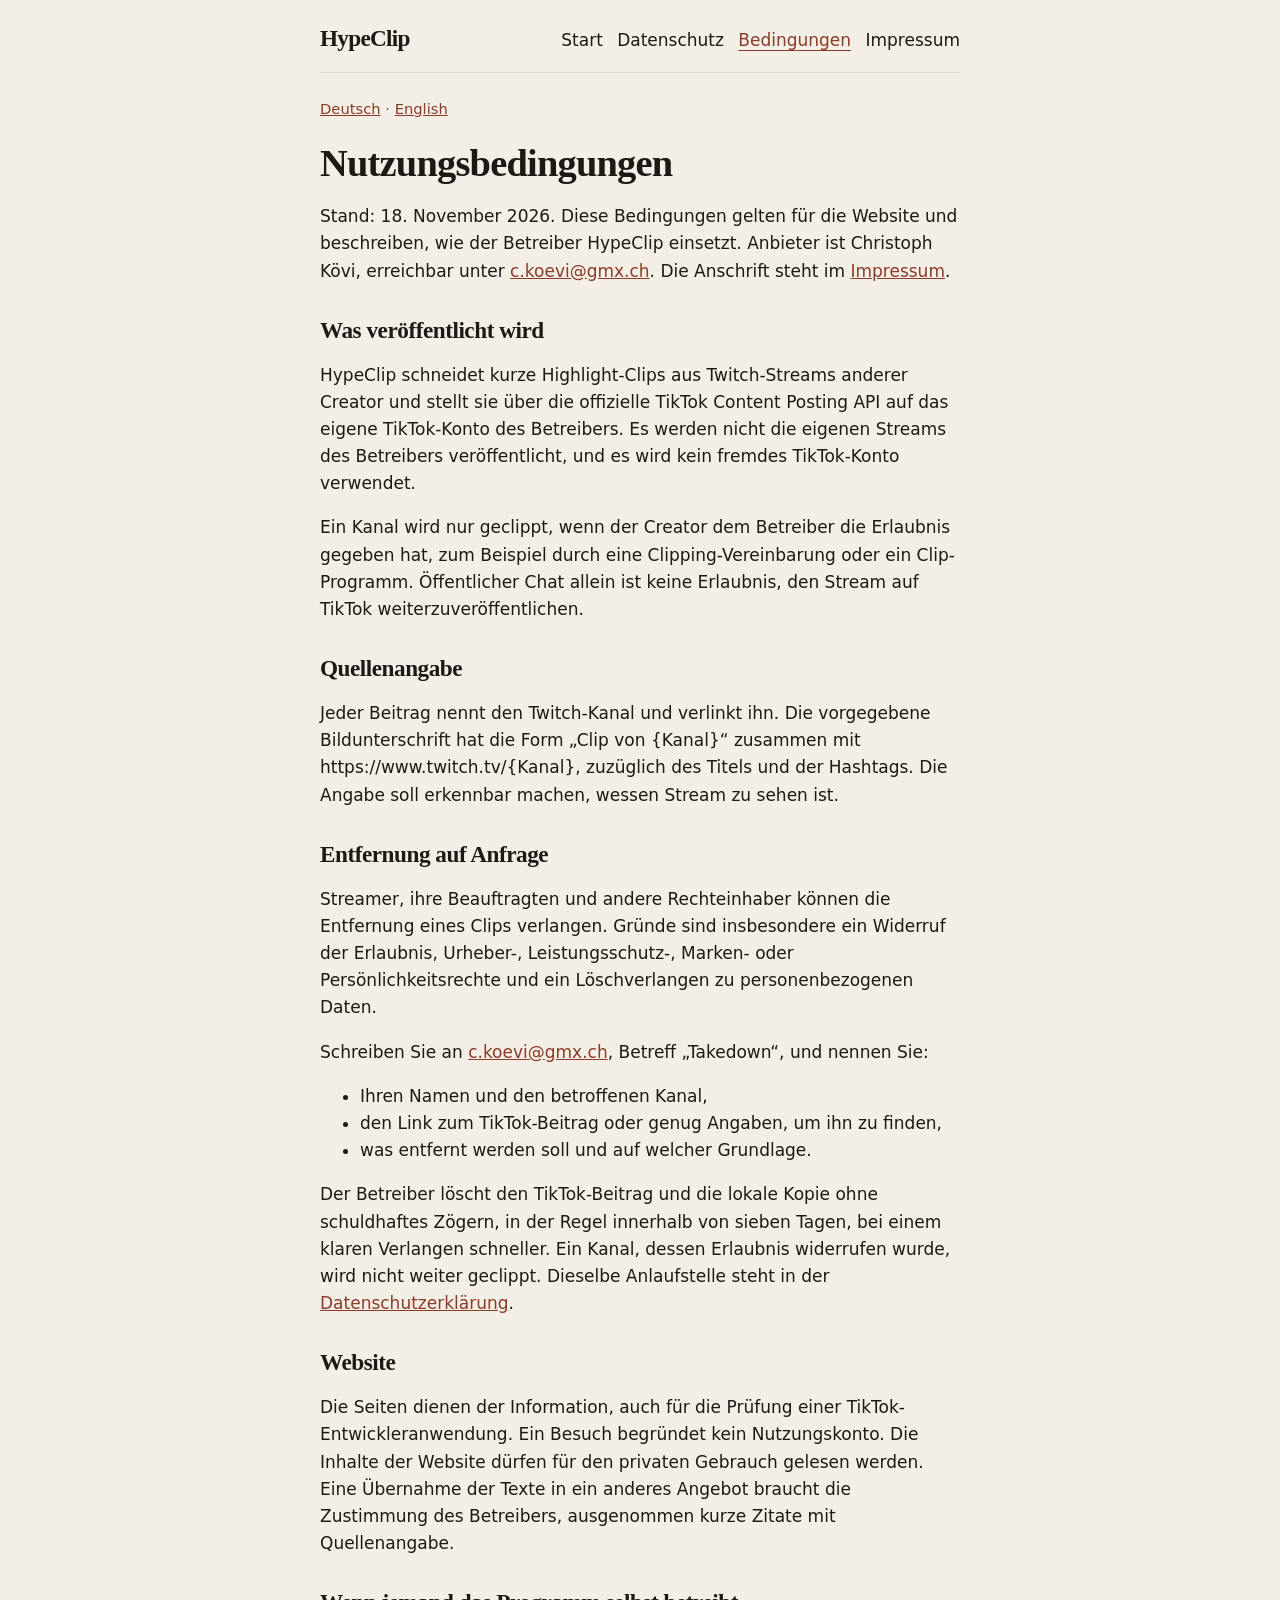
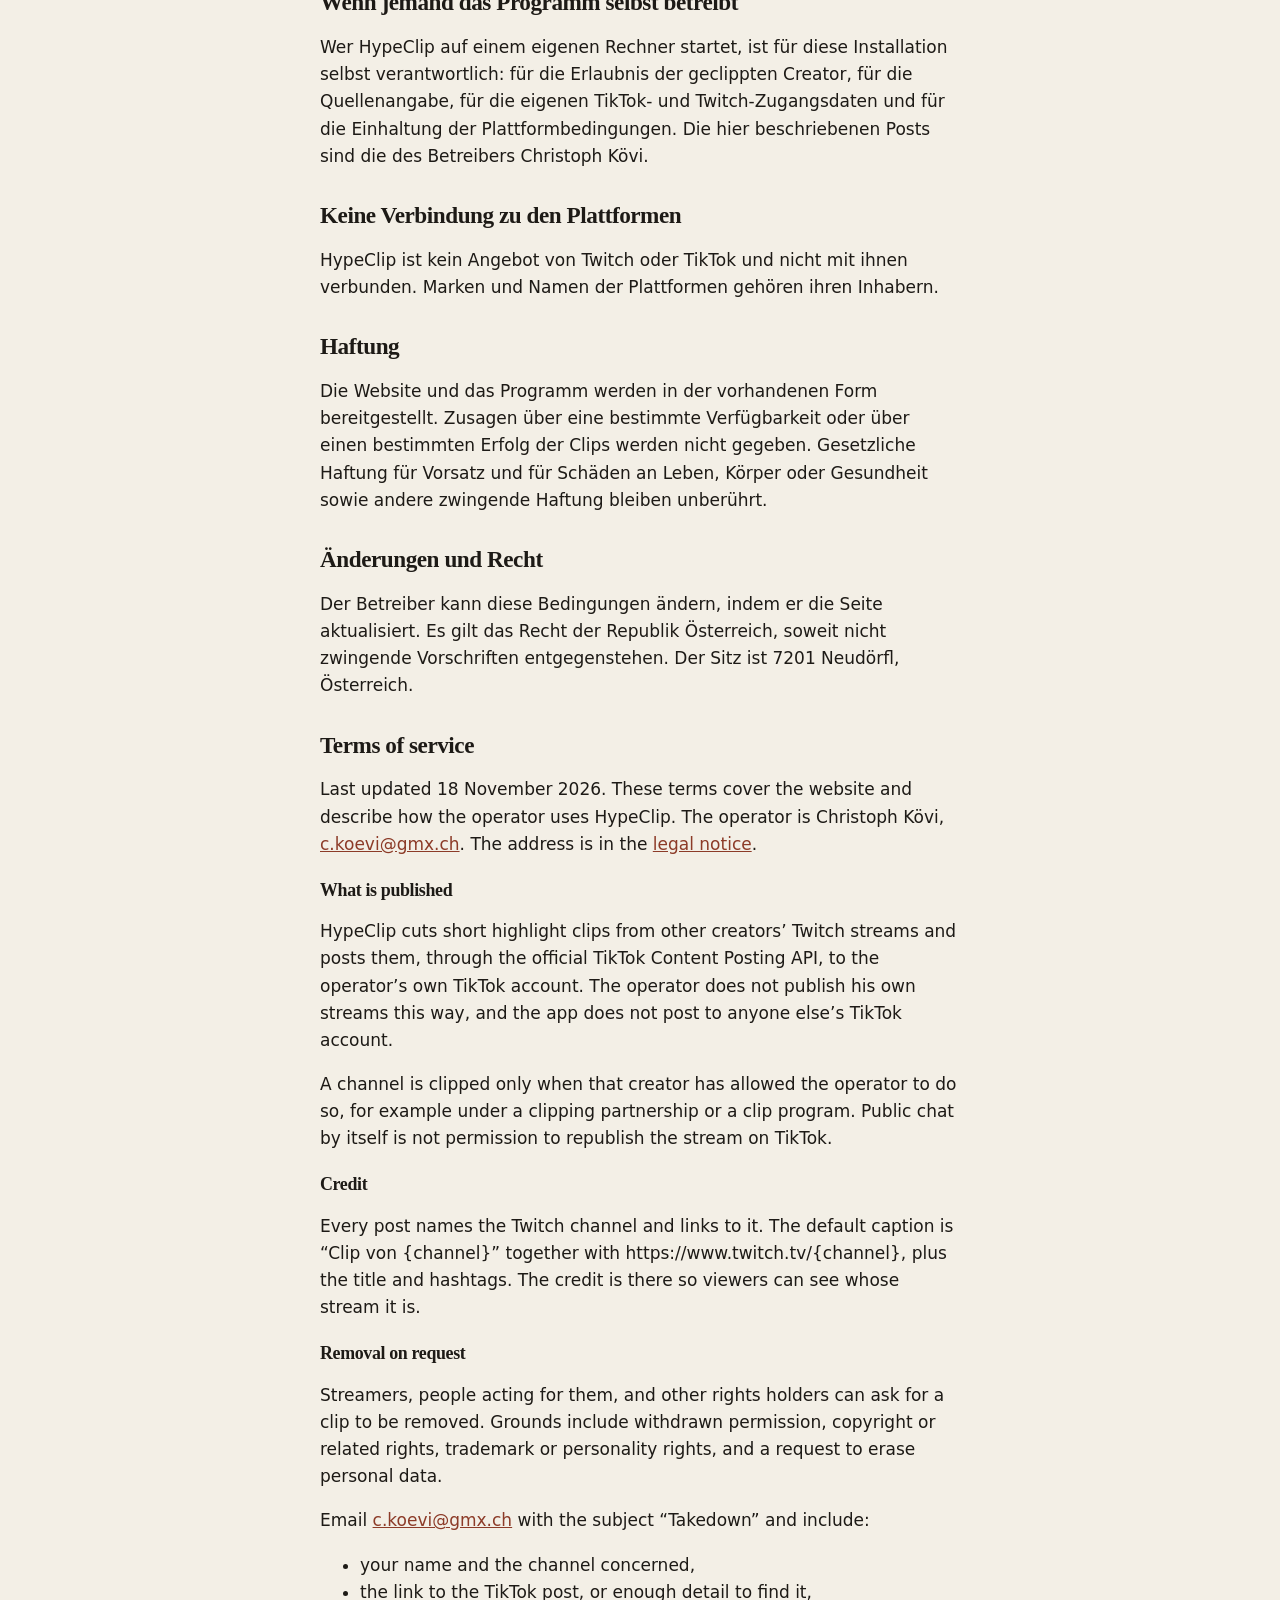
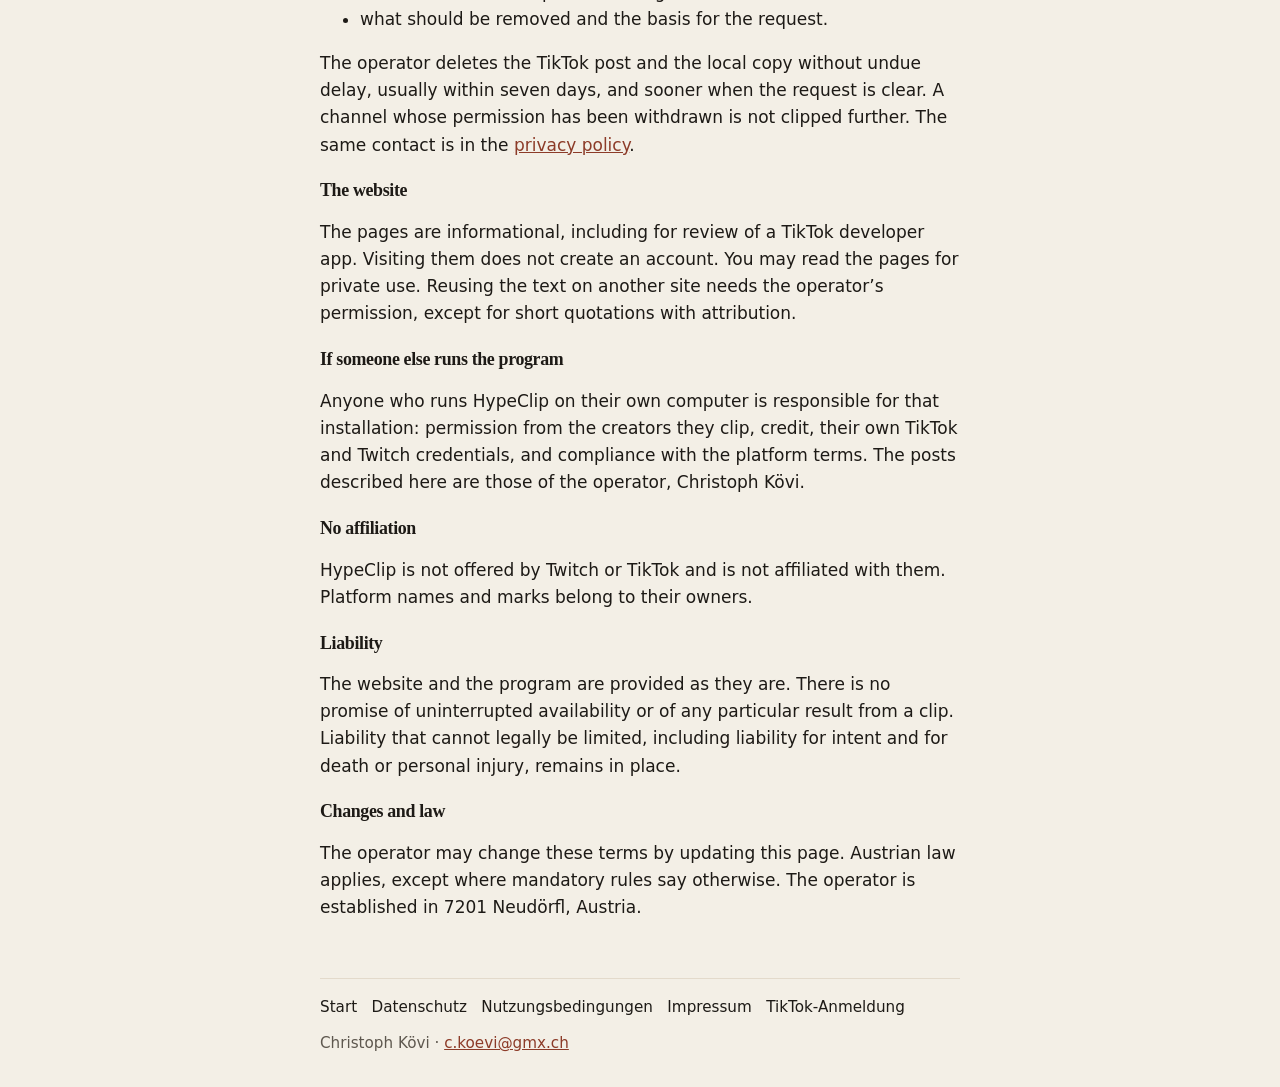
<file: terms.html>
<!DOCTYPE html>
<html lang="de">
<head>
  <meta charset="utf-8">
  <meta name="viewport" content="width=device-width, initial-scale=1">
  <title>Nutzungsbedingungen – HypeClip</title>
  <meta name="description" content="Nutzungsbedingungen für HypeClip: Clips aus erlaubten fremden Twitch-Streams, Quellenangabe, Entfernung auf Anfrage.">
  <link rel="stylesheet" href="styles.css">
</head>
<body>
  <header class="site-header">
    <a class="wordmark" href="index.html">HypeClip</a>
    <nav class="nav" aria-label="Seiten">
      <a href="index.html">Start</a>
      <a href="privacy.html">Datenschutz</a>
      <a href="terms.html" aria-current="page">Bedingungen</a>
      <a href="impressum.html">Impressum</a>
    </nav>
  </header>
  <main>
    <p class="lang-jump"><a href="#de">Deutsch</a> · <a href="#en">English</a></p>

    <section id="de" lang="de">
      <h1>Nutzungsbedingungen</h1>
      <p>Stand: 18. November 2026. Diese Bedingungen gelten für die Website und beschreiben, wie der Betreiber HypeClip einsetzt. Anbieter ist Christoph Kövi, erreichbar unter <a href="mailto:c.koevi@gmx.ch">c.koevi@gmx.ch</a>. Die Anschrift steht im <a href="impressum.html">Impressum</a>.</p>

      <h2>Was veröffentlicht wird</h2>
      <p>HypeClip schneidet kurze Highlight-Clips aus Twitch-Streams anderer Creator und stellt sie über die offizielle TikTok Content Posting API auf das eigene TikTok-Konto des Betreibers. Es werden nicht die eigenen Streams des Betreibers veröffentlicht, und es wird kein fremdes TikTok-Konto verwendet.</p>
      <p>Ein Kanal wird nur geclippt, wenn der Creator dem Betreiber die Erlaubnis gegeben hat, zum Beispiel durch eine Clipping-Vereinbarung oder ein Clip-Programm. Öffentlicher Chat allein ist keine Erlaubnis, den Stream auf TikTok weiterzuveröffentlichen.</p>

      <h2>Quellenangabe</h2>
      <p>Jeder Beitrag nennt den Twitch-Kanal und verlinkt ihn. Die vorgegebene Bildunterschrift hat die Form „Clip von {Kanal}“ zusammen mit https://www.twitch.tv/{Kanal}, zuzüglich des Titels und der Hashtags. Die Angabe soll erkennbar machen, wessen Stream zu sehen ist.</p>

      <h2 id="takedown">Entfernung auf Anfrage</h2>
      <p>Streamer, ihre Beauftragten und andere Rechteinhaber können die Entfernung eines Clips verlangen. Gründe sind insbesondere ein Widerruf der Erlaubnis, Urheber-, Leistungsschutz-, Marken- oder Persönlichkeitsrechte und ein Löschverlangen zu personenbezogenen Daten.</p>
      <p>Schreiben Sie an <a href="mailto:c.koevi@gmx.ch">c.koevi@gmx.ch</a>, Betreff „Takedown“, und nennen Sie:</p>
      <ul>
        <li>Ihren Namen und den betroffenen Kanal,</li>
        <li>den Link zum TikTok-Beitrag oder genug Angaben, um ihn zu finden,</li>
        <li>was entfernt werden soll und auf welcher Grundlage.</li>
      </ul>
      <p>Der Betreiber löscht den TikTok-Beitrag und die lokale Kopie ohne schuldhaftes Zögern, in der Regel innerhalb von sieben Tagen, bei einem klaren Verlangen schneller. Ein Kanal, dessen Erlaubnis widerrufen wurde, wird nicht weiter geclippt. Dieselbe Anlaufstelle steht in der <a href="privacy.html#takedown">Datenschutzerklärung</a>.</p>

      <h2>Website</h2>
      <p>Die Seiten dienen der Information, auch für die Prüfung einer TikTok-Entwickleranwendung. Ein Besuch begründet kein Nutzungskonto. Die Inhalte der Website dürfen für den privaten Gebrauch gelesen werden. Eine Übernahme der Texte in ein anderes Angebot braucht die Zustimmung des Betreibers, ausgenommen kurze Zitate mit Quellenangabe.</p>

      <h2>Wenn jemand das Programm selbst betreibt</h2>
      <p>Wer HypeClip auf einem eigenen Rechner startet, ist für diese Installation selbst verantwortlich: für die Erlaubnis der geclippten Creator, für die Quellenangabe, für die eigenen TikTok- und Twitch-Zugangsdaten und für die Einhaltung der Plattformbedingungen. Die hier beschriebenen Posts sind die des Betreibers Christoph Kövi.</p>

      <h2>Keine Verbindung zu den Plattformen</h2>
      <p>HypeClip ist kein Angebot von Twitch oder TikTok und nicht mit ihnen verbunden. Marken und Namen der Plattformen gehören ihren Inhabern.</p>

      <h2>Haftung</h2>
      <p>Die Website und das Programm werden in der vorhandenen Form bereitgestellt. Zusagen über eine bestimmte Verfügbarkeit oder über einen bestimmten Erfolg der Clips werden nicht gegeben. Gesetzliche Haftung für Vorsatz und für Schäden an Leben, Körper oder Gesundheit sowie andere zwingende Haftung bleiben unberührt.</p>

      <h2>Änderungen und Recht</h2>
      <p>Der Betreiber kann diese Bedingungen ändern, indem er die Seite aktualisiert. Es gilt das Recht der Republik Österreich, soweit nicht zwingende Vorschriften entgegenstehen. Der Sitz ist 7201 Neudörfl, Österreich.</p>
    </section>

    <section id="en" lang="en">
      <h2>Terms of service</h2>
      <p>Last updated 18 November 2026. These terms cover the website and describe how the operator uses HypeClip. The operator is Christoph Kövi, <a href="mailto:c.koevi@gmx.ch">c.koevi@gmx.ch</a>. The address is in the <a href="impressum.html">legal notice</a>.</p>

      <h3>What is published</h3>
      <p>HypeClip cuts short highlight clips from other creators’ Twitch streams and posts them, through the official TikTok Content Posting API, to the operator’s own TikTok account. The operator does not publish his own streams this way, and the app does not post to anyone else’s TikTok account.</p>
      <p>A channel is clipped only when that creator has allowed the operator to do so, for example under a clipping partnership or a clip program. Public chat by itself is not permission to republish the stream on TikTok.</p>

      <h3>Credit</h3>
      <p>Every post names the Twitch channel and links to it. The default caption is “Clip von {channel}” together with https://www.twitch.tv/{channel}, plus the title and hashtags. The credit is there so viewers can see whose stream it is.</p>

      <h3 id="takedown-en">Removal on request</h3>
      <p>Streamers, people acting for them, and other rights holders can ask for a clip to be removed. Grounds include withdrawn permission, copyright or related rights, trademark or personality rights, and a request to erase personal data.</p>
      <p>Email <a href="mailto:c.koevi@gmx.ch">c.koevi@gmx.ch</a> with the subject “Takedown” and include:</p>
      <ul>
        <li>your name and the channel concerned,</li>
        <li>the link to the TikTok post, or enough detail to find it,</li>
        <li>what should be removed and the basis for the request.</li>
      </ul>
      <p>The operator deletes the TikTok post and the local copy without undue delay, usually within seven days, and sooner when the request is clear. A channel whose permission has been withdrawn is not clipped further. The same contact is in the <a href="privacy.html#takedown">privacy policy</a>.</p>

      <h3>The website</h3>
      <p>The pages are informational, including for review of a TikTok developer app. Visiting them does not create an account. You may read the pages for private use. Reusing the text on another site needs the operator’s permission, except for short quotations with attribution.</p>

      <h3>If someone else runs the program</h3>
      <p>Anyone who runs HypeClip on their own computer is responsible for that installation: permission from the creators they clip, credit, their own TikTok and Twitch credentials, and compliance with the platform terms. The posts described here are those of the operator, Christoph Kövi.</p>

      <h3>No affiliation</h3>
      <p>HypeClip is not offered by Twitch or TikTok and is not affiliated with them. Platform names and marks belong to their owners.</p>

      <h3>Liability</h3>
      <p>The website and the program are provided as they are. There is no promise of uninterrupted availability or of any particular result from a clip. Liability that cannot legally be limited, including liability for intent and for death or personal injury, remains in place.</p>

      <h3>Changes and law</h3>
      <p>The operator may change these terms by updating this page. Austrian law applies, except where mandatory rules say otherwise. The operator is established in 7201 Neudörfl, Austria.</p>
    </section>
  </main>
  <footer class="site-footer">
    <nav aria-label="Fußzeile">
      <a href="index.html">Start</a>
      <a href="privacy.html">Datenschutz</a>
      <a href="terms.html">Nutzungsbedingungen</a>
      <a href="impressum.html">Impressum</a>
      <a href="callback.html">TikTok-Anmeldung</a>
    </nav>
    <p>Christoph Kövi · <a href="mailto:c.koevi@gmx.ch">c.koevi@gmx.ch</a></p>
  </footer>
</body>
</html>
</file>
<file: styles.css>
:root {
  --bg: #f3efe6;
  --paper: #fffdf8;
  --ink: #1d1a16;
  --muted: #5e584f;
  --line: #e3dacb;
  --accent: #8c3b28;
  --max: 40rem;
}

* { box-sizing: border-box; }

html { scroll-behavior: smooth; }

body {
  margin: 0;
  background: var(--bg);
  color: var(--ink);
  font-family: "Segoe UI", system-ui, sans-serif;
  font-size: 1.0625rem;
  line-height: 1.6;
}

a { color: var(--accent); }

a:hover { text-decoration-thickness: 2px; }

.site-header,
.site-footer,
main {
  width: min(calc(100% - 2rem), var(--max));
  margin-inline: auto;
}

.site-header {
  display: flex;
  flex-wrap: wrap;
  align-items: baseline;
  justify-content: space-between;
  gap: 0.75rem 1.25rem;
  padding: 1.25rem 0 0.9rem;
  border-bottom: 1px solid var(--line);
}

.wordmark {
  color: var(--ink);
  font-family: Georgia, "Iowan Old Style", Palatino, serif;
  font-size: 1.45rem;
  font-weight: 700;
  letter-spacing: -0.03em;
  text-decoration: none;
}

.nav,
.site-footer nav {
  display: flex;
  flex-wrap: wrap;
  gap: 0.35rem 0.9rem;
}

.nav a,
.site-footer nav a {
  color: var(--ink);
  text-decoration: none;
}

.nav a[aria-current="page"] {
  color: var(--accent);
  text-decoration: underline;
  text-underline-offset: 0.25em;
}

main { padding: 1.5rem 0 2.5rem; }

.lang-jump {
  margin: 0 0 1.25rem;
  color: var(--muted);
  font-size: 0.92rem;
}

h1, h2, h3 {
  font-family: Georgia, "Iowan Old Style", Palatino, serif;
  line-height: 1.2;
  letter-spacing: -0.02em;
}

h1 { margin: 0 0 0.75rem; font-size: clamp(1.8rem, 4vw, 2.4rem); }

h2 { margin: 2rem 0 0.6rem; font-size: 1.45rem; }

h3 { margin: 1.35rem 0 0.35rem; font-size: 1.12rem; }

p, li { max-width: 65ch; }

.lede { font-size: 1.15rem; }

.panel {
  background: var(--paper);
  border: 1px solid var(--line);
  border-radius: 14px;
  padding: 0.2rem 1.1rem 0.4rem;
  margin: 1.25rem 0;
}

.panel ul { padding-left: 1.15rem; }

address {
  font-style: normal;
  white-space: pre-line;
}

.site-footer {
  padding: 1rem 0 2rem;
  border-top: 1px solid var(--line);
  color: var(--muted);
  font-size: 0.95rem;
}

.site-footer p { margin: 0.7rem 0 0; }

.code-box {
  display: block;
  width: 100%;
  min-height: 7rem;
  margin: 0.5rem 0 0;
  padding: 0.9rem 1rem;
  border: 1px solid var(--line);
  border-radius: 12px;
  background: var(--paper);
  color: var(--ink);
  font-family: ui-monospace, "Cascadia Code", "Segoe UI Mono", monospace;
  font-size: 1.15rem;
  line-height: 1.45;
  resize: vertical;
}

.copy-button {
  margin-top: 0.8rem;
  padding: 0.7rem 1.15rem;
  border: 0;
  border-radius: 999px;
  background: var(--accent);
  color: #fffdf8;
  font: inherit;
  font-weight: 650;
  cursor: pointer;
}

.copy-button:focus-visible,
a:focus-visible {
  outline: 2px solid var(--accent);
  outline-offset: 3px;
}

@media (max-width: 36rem) {
  body { font-size: 1.02rem; }
  .site-header, .site-footer, main { width: min(calc(100% - 1.5rem), var(--max)); }
  .nav a, .site-footer nav a { padding: 0.2rem 0; }
}
</file>
